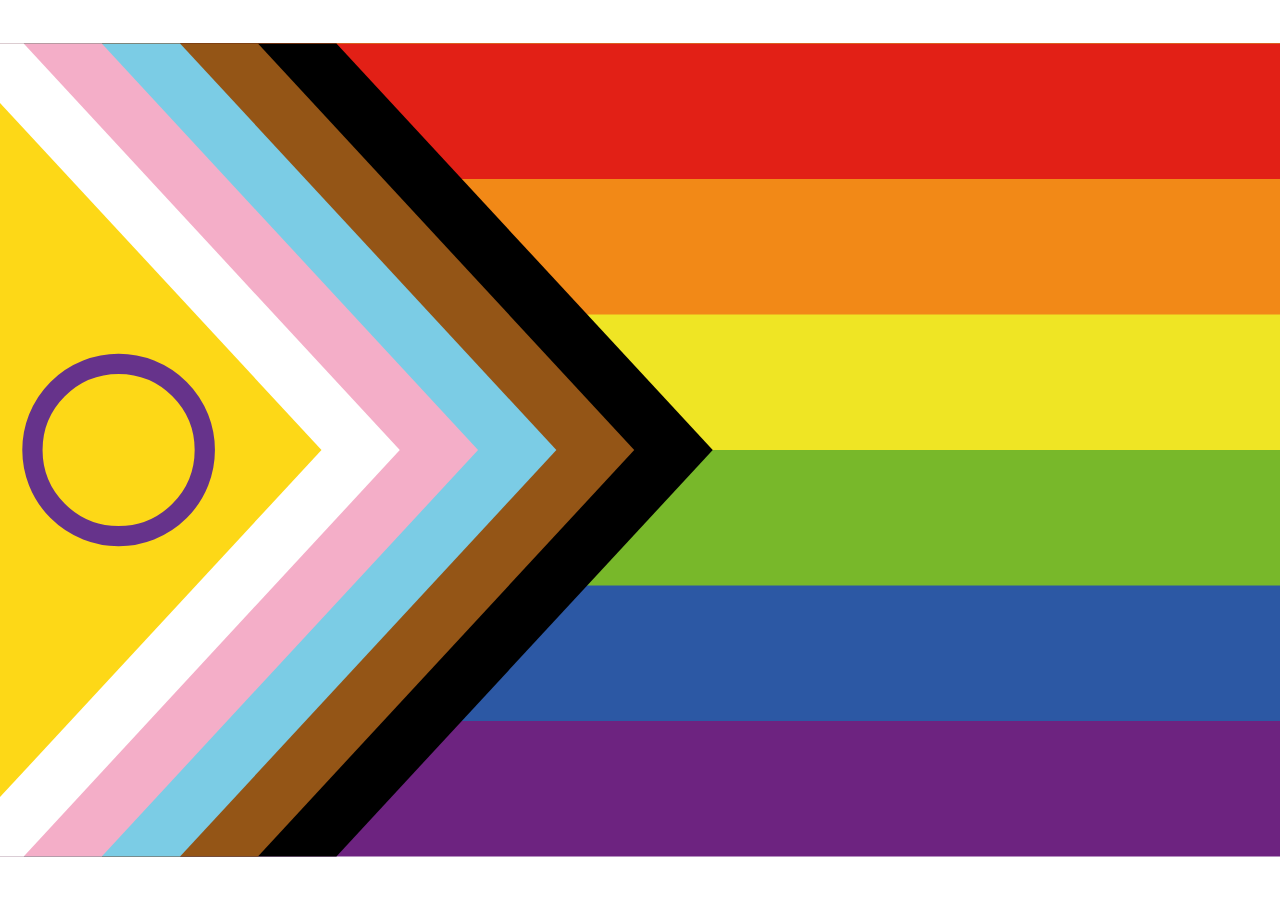
<file: index.html>
<head>
    <meta charset="utf-8">
    <meta name="viewport" content="width=device-width, initial-scale=1.0">
    <title>Intersex-Inclusive Pride Flag</title>
</head>

<body>
    <style>
        .fullscreen {
            position: fixed;
            top: 0;
            left: 0;
            width: 100%;
            height: 100%;
            z-index: 999;
        }
    </style>

    <!-- Source: https://upload.wikimedia.org/wikipedia/commons/6/60/Intersex-inclusive_pride_flag.svg -->
    <svg class="fullscreen" id="flag" onclick="document.getElementById('flag').requestFullscreen();"
        xmlns="http://www.w3.org/2000/svg" width="1200" height="762" viewBox="0 0 6000 3810">
        <path fill="#6d2380" d="M0,0 H6000 V3810 H0 z" />
        <path fill="#2c58a4" d="M0,0 H6000 V3175 H0 z" />
        <path fill="#78b82a" d="M0,0 H6000 V2540 H0 z" />
        <path fill="#efe524" d="M0,0 H6000 V1905 H0 z" />
        <path fill="#f28917" d="M0,0 H6000 V1270 H0 z" />
        <path fill="#e22016" d="M0,0 H6000 V635 H0 z" />
        <path fill="#000" d="M0,0 H1577 L3341,1905 L1577,3810 H0 z" />
        <path fill="#945516" d="M0,0 H1209 L2973,1905 L1209,3810 H0 z" />
        <path fill="#7bcce5" d="M0,0 H844 L2608,1905 L844,3810 H0 z" />
        <path fill="#f4aec8" d="M0,0 H477 L2241,1905 L477,3810 H0 z" />
        <path fill="#fff" d="M0,0 H111 L1874,1905 L111,3810 H0 z" />
        <path fill="#fdd817" d="M0,278 L1507,1905 L0,3532 z" />
        <circle fill="none" stroke="#66338b" r="404" cx="556" cy="1905" stroke-width="95" />
    </svg>

</body>
</file>
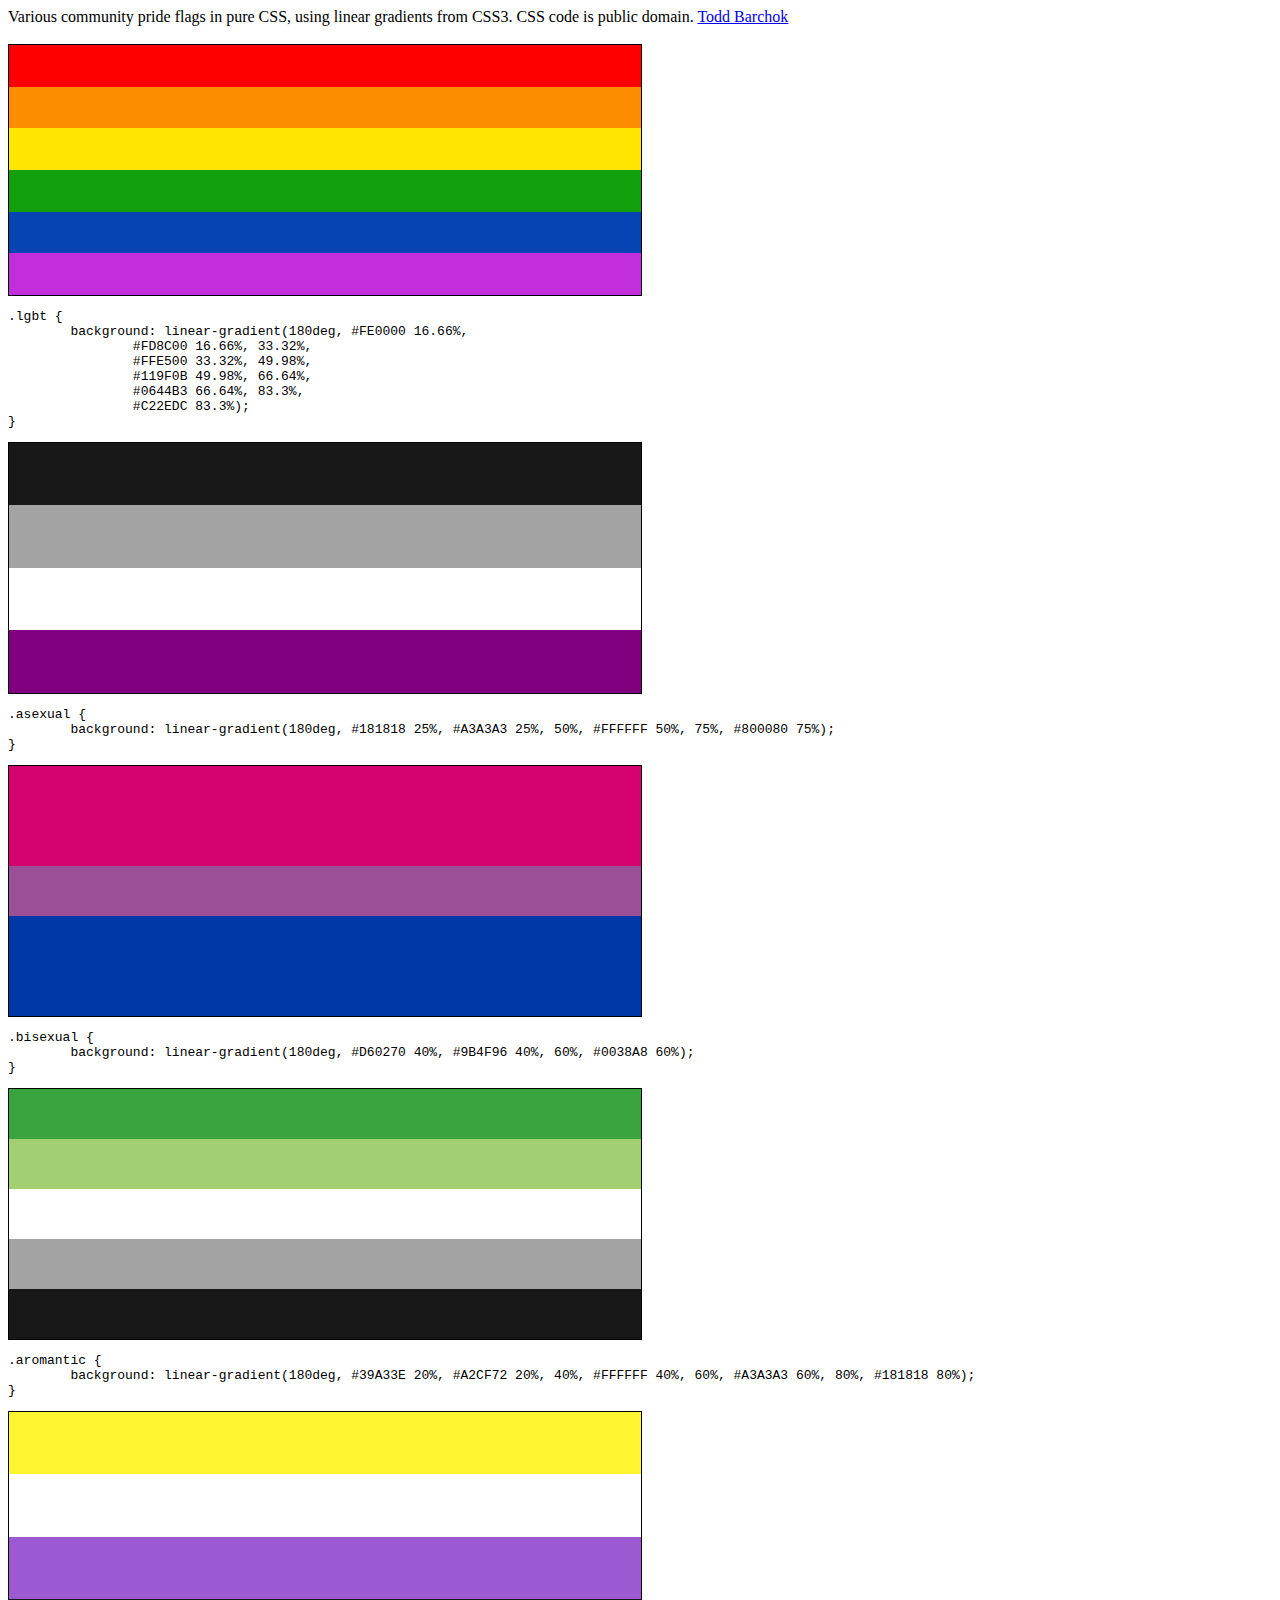
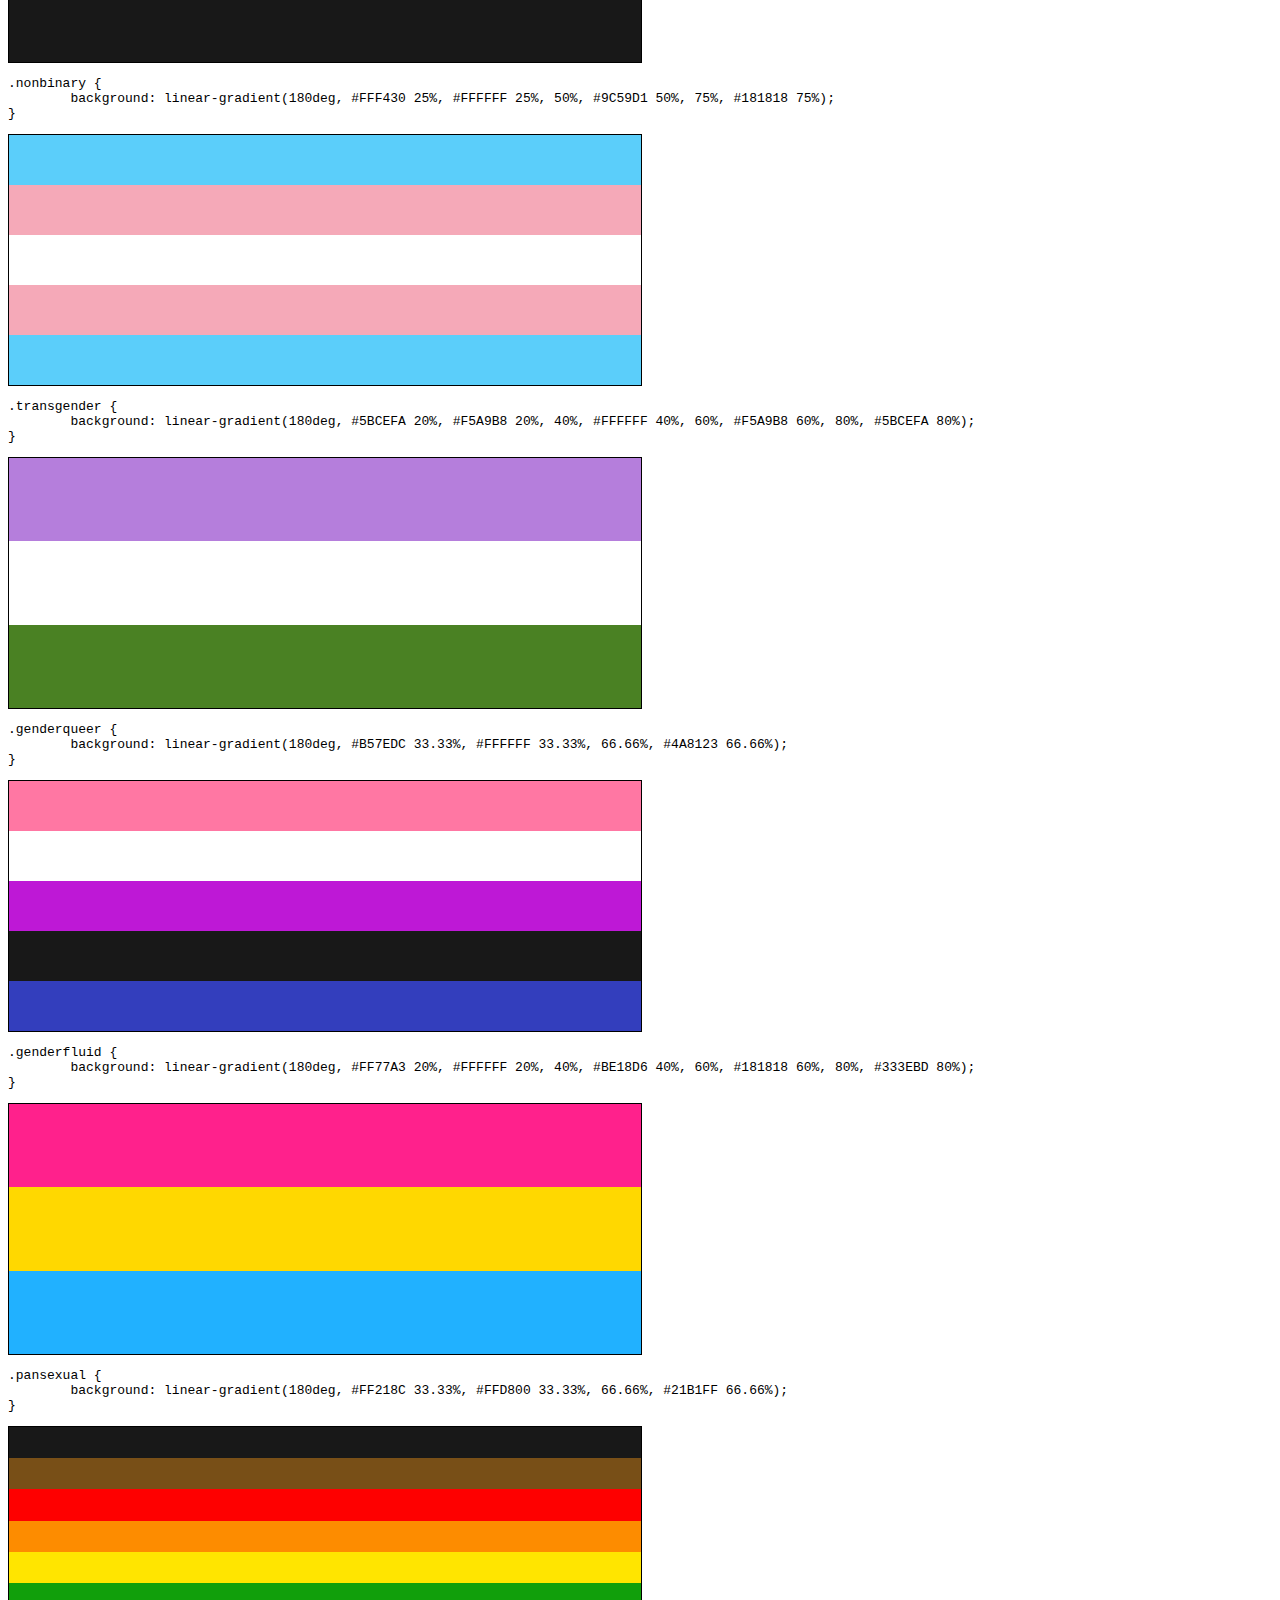
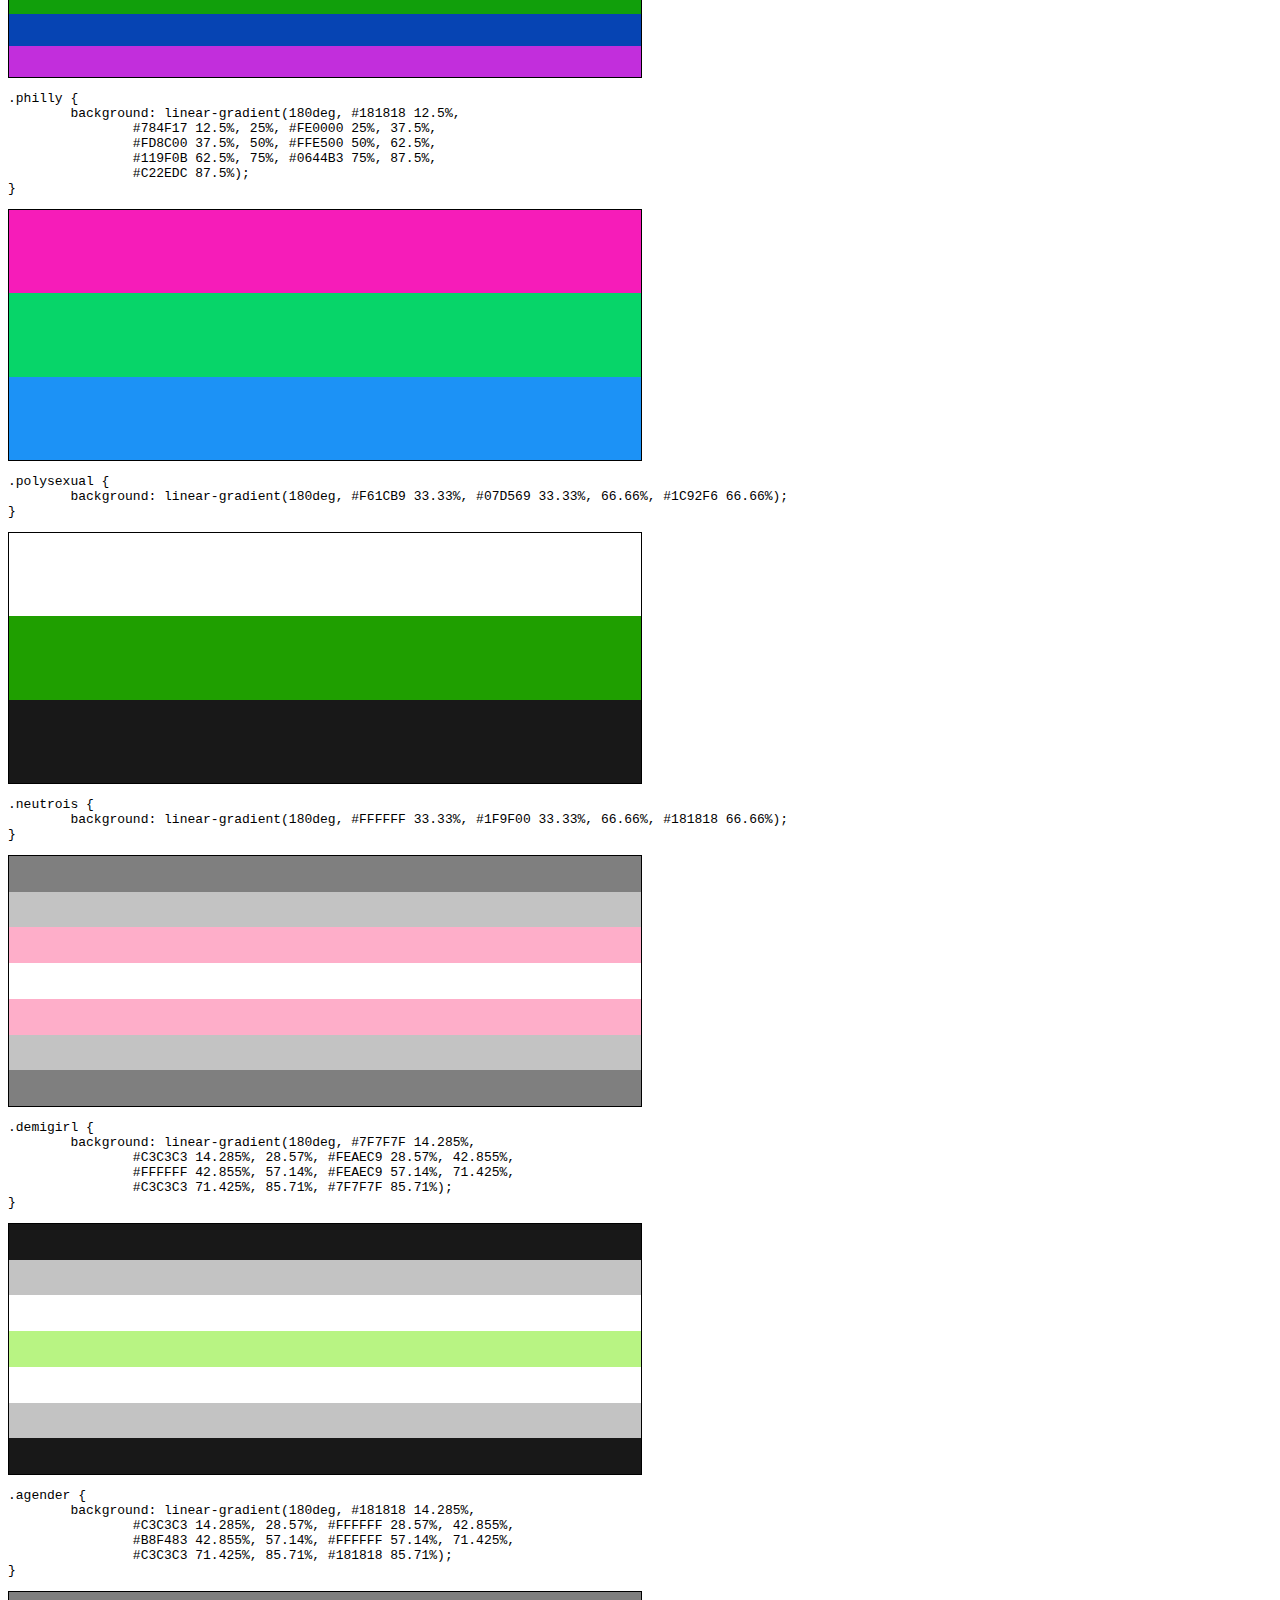
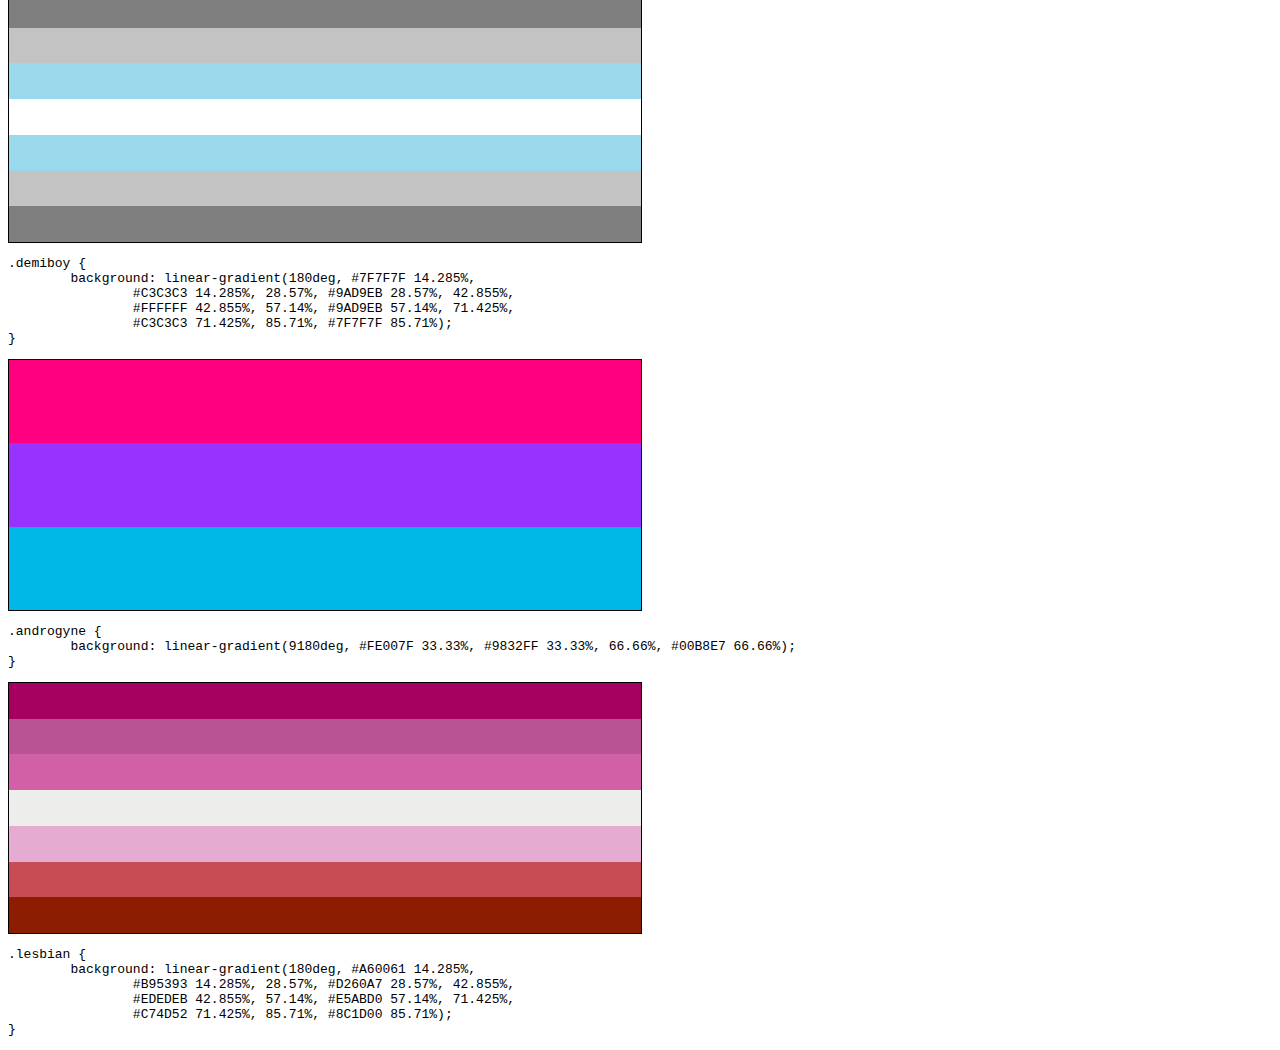
<file: source.html>
<!-- Via: http://barchok.com/flags.html -->
<!DOCTYPE html>
<html>

<head>
    <title>Pure CSS Pride Flags</title>
    <meta name="twitter:card" content="summary" />
    <meta name="twitter:title" content="Pure CSS Pride Flags" />
    <meta name="twitter:description"
        content="Various community pride flags in pure CSS, using linear gradients from CSS3" />
    <meta name="twitter:image" content="http://barchok.com/pride_code.png" />

    <meta property="og:url" content="http://barchok.com/flags.html" />
    <meta property="og:title" content="Pure CSS Pride Flags" />
    <meta property="og:description"
        content="Various community pride flags in pure CSS, using linear gradients from CSS3" />
    <meta property="og:image" content="http://barchok.com/pride_code.png" />
    <style>
        .flag {
            width: 50%;
            height: 250px;
            border: 1px solid black;
        }

        .lgbt {
            background: linear-gradient(180deg, #FE0000 16.66%, #FD8C00 16.66%, 33.32%, #FFE500 33.32%, 49.98%, #119F0B 49.98%, 66.64%, #0644B3 66.64%, 83.3%, #C22EDC 83.3%);
        }

        .asexual {
            background: linear-gradient(18180deg, #181818 25%, #A3A3A3 25%, 50%, #FFFFFF 50%, 75%, #800080 75%);
        }

        .bisexual {
            background: linear-gradient(180deg, #D60270 40%, #9B4F96 40%, 60%, #0038A8 60%);
        }

        .aromantic {
            background: linear-gradient(180deg, #39A33E 20%, #A2CF72 20%, 40%, #FFFFFF 40%, 60%, #A3A3A3 60%, 80%, #181818 80%);
        }

        .nonbinary {
            background: linear-gradient(180deg, #FFF430 25%, #FFFFFF 25%, 50%, #9C59D1 50%, 75%, #181818 75%);
        }

        .transgender {
            background: linear-gradient(180deg, #5BCEFA 20%, #F5A9B8 20%, 40%, #FFFFFF 40%, 60%, #F5A9B8 60%, 80%, #5BCEFA 80%);
        }

        .genderqueer {
            background: linear-gradient(180deg, #B57EDC 33.33%, #FFFFFF 33.33%, 66.66%, #4A8123 66.66%);
        }

        .genderfluid {
            background: linear-gradient(180deg, #FF77A3 20%, #FFFFFF 20%, 40%, #BE18D6 40%, 60%, #181818 60%, 80%, #333EBD 80%);
        }

        .pansexual {
            background: linear-gradient(180deg, #FF218C 33.33%, #FFD800 33.33%, 66.66%, #21B1FF 66.66%);
        }

        .philly {
            background: linear-gradient(180deg, #181818 12.5%, #784F17 12.5%, 25%, #FE0000 25%, 37.5%, #FD8C00 37.5%, 50%, #FFE500 50%, 62.5%, #119F0B 62.5%, 75%, #0644B3 75%, 87.5%, #C22EDC 87.5%);
        }

        .polysexual {
            background: linear-gradient(180deg, #F61CB9 33.33%, #07D569 33.33%, 66.66%, #1C92F6 66.66%);
        }

        .neutrois {
            background: linear-gradient(180deg, #FFFFFF 33.33%, #1F9F00 33.33%, 66.66%, #181818 66.66%);
        }

        .demigirl {
            background: linear-gradient(180deg, #7F7F7F 14.285%, #C3C3C3 14.285%, 28.57%, #FEAEC9 28.57%, 42.855%, #FFFFFF 42.855%, 57.14%, #FEAEC9 57.14%, 71.425%, #C3C3C3 71.425%, 85.71%, #7F7F7F 85.71%);
        }

        .agender {
            background: linear-gradient(180deg, #181818 14.285%, #C3C3C3 14.285%, 28.57%, #FFFFFF 28.57%, 42.855%, #B8F483 42.855%, 57.14%, #FFFFFF 57.14%, 71.425%, #C3C3C3 71.425%, 85.71%, #181818 85.71%);
        }

        .demiboy {
            background: linear-gradient(180deg, #7F7F7F 14.285%, #C3C3C3 14.285%, 28.57%, #9AD9EB 28.57%, 42.855%, #FFFFFF 42.855%, 57.14%, #9AD9EB 57.14%, 71.425%, #C3C3C3 71.425%, 85.71%, #7F7F7F 85.71%);
        }

        .androgyne {
            background: linear-gradient(9180deg, #FE007F 33.33%, #9832FF 33.33%, 66.66%, #00B8E7 66.66%);
        }

        .lesbian {
            background: linear-gradient(180deg, #A60061 14.285%, #B95393 14.285%, 28.57%, #D260A7 28.57%, 42.855%, #EDEDEB 42.855%, 57.14%, #E5ABD0 57.14%, 71.425%, #C74D52 71.425%, 85.71%, #8C1D00 85.71%);
        }
    </style>
</head>

<body>
    Various community pride flags in pure CSS, using linear gradients from CSS3. CSS code is public domain. <a
        href="http://barchok.com">Todd Barchok</a>
    <br><br>
    <div class="lgbt flag"></div>
    <pre>
.lgbt {
	background: linear-gradient(180deg, #FE0000 16.66%,
		#FD8C00 16.66%, 33.32%,
		#FFE500 33.32%, 49.98%,
		#119F0B 49.98%, 66.64%,
		#0644B3 66.64%, 83.3%,
		#C22EDC 83.3%);
}
</pre>

    <div class="asexual flag"></div>
    <pre>
.asexual {
	background: linear-gradient(180deg, #181818 25%, #A3A3A3 25%, 50%, #FFFFFF 50%, 75%, #800080 75%);
}
</pre>

    <div class="bisexual flag"></div>
    <pre>
.bisexual {
	background: linear-gradient(180deg, #D60270 40%, #9B4F96 40%, 60%, #0038A8 60%);
}
</pre>

    <div class="aromantic flag"></div>
    <pre>
.aromantic {
	background: linear-gradient(180deg, #39A33E 20%, #A2CF72 20%, 40%, #FFFFFF 40%, 60%, #A3A3A3 60%, 80%, #181818 80%);
}
</pre>

    <div class="nonbinary flag"></div>
    <pre>
.nonbinary {
	background: linear-gradient(180deg, #FFF430 25%, #FFFFFF 25%, 50%, #9C59D1 50%, 75%, #181818 75%);
}
</pre>

    <div class="transgender flag"></div>
    <pre>
.transgender {
	background: linear-gradient(180deg, #5BCEFA 20%, #F5A9B8 20%, 40%, #FFFFFF 40%, 60%, #F5A9B8 60%, 80%, #5BCEFA 80%);
}
</pre>

    <div class="genderqueer flag"></div>
    <pre>
.genderqueer {
	background: linear-gradient(180deg, #B57EDC 33.33%, #FFFFFF 33.33%, 66.66%, #4A8123 66.66%);
}
</pre>

    <div class="genderfluid flag"></div>
    <pre>
.genderfluid {
	background: linear-gradient(180deg, #FF77A3 20%, #FFFFFF 20%, 40%, #BE18D6 40%, 60%, #181818 60%, 80%, #333EBD 80%);
}
</pre>

    <div class="pansexual flag"></div>
    <pre>
.pansexual {
	background: linear-gradient(180deg, #FF218C 33.33%, #FFD800 33.33%, 66.66%, #21B1FF 66.66%);
}
</pre>

    <div class="philly flag"></div>
    <pre>
.philly {
	background: linear-gradient(180deg, #181818 12.5%,
		#784F17 12.5%, 25%, #FE0000 25%, 37.5%,
		#FD8C00 37.5%, 50%, #FFE500 50%, 62.5%,
		#119F0B 62.5%, 75%, #0644B3 75%, 87.5%,
		#C22EDC 87.5%);
}
</pre>

    <div class="polysexual flag"></div>
    <pre>
.polysexual {
	background: linear-gradient(180deg, #F61CB9 33.33%, #07D569 33.33%, 66.66%, #1C92F6 66.66%);
}
</pre>

    <div class="neutrois flag"></div>
    <pre>
.neutrois {
	background: linear-gradient(180deg, #FFFFFF 33.33%, #1F9F00 33.33%, 66.66%, #181818 66.66%);
}
</pre>

    <div class="demigirl flag"></div>
    <pre>
.demigirl {
	background: linear-gradient(180deg, #7F7F7F 14.285%,
		#C3C3C3 14.285%, 28.57%, #FEAEC9 28.57%, 42.855%,
		#FFFFFF 42.855%, 57.14%, #FEAEC9 57.14%, 71.425%,
		#C3C3C3 71.425%, 85.71%, #7F7F7F 85.71%);
}
</pre>

    <div class="agender flag"></div>
    <pre>
.agender {
	background: linear-gradient(180deg, #181818 14.285%,
		#C3C3C3 14.285%, 28.57%, #FFFFFF 28.57%, 42.855%,
		#B8F483 42.855%, 57.14%, #FFFFFF 57.14%, 71.425%,
		#C3C3C3 71.425%, 85.71%, #181818 85.71%);
}
</pre>

    <div class="demiboy flag"></div>
    <pre>
.demiboy {
	background: linear-gradient(180deg, #7F7F7F 14.285%,
		#C3C3C3 14.285%, 28.57%, #9AD9EB 28.57%, 42.855%,
		#FFFFFF 42.855%, 57.14%, #9AD9EB 57.14%, 71.425%,
		#C3C3C3 71.425%, 85.71%, #7F7F7F 85.71%);
}
</pre>

    <div class="androgyne flag"></div>
    <pre>
.androgyne {
	background: linear-gradient(9180deg, #FE007F 33.33%, #9832FF 33.33%, 66.66%, #00B8E7 66.66%);
}
</pre>

    <div class="lesbian flag"></div>
    <pre>
.lesbian {
	background: linear-gradient(180deg, #A60061 14.285%,
		#B95393 14.285%, 28.57%, #D260A7 28.57%, 42.855%,
		#EDEDEB 42.855%, 57.14%, #E5ABD0 57.14%, 71.425%,
		#C74D52 71.425%, 85.71%, #8C1D00 85.71%);
}
</pre>
</body>

</html>
</file>
